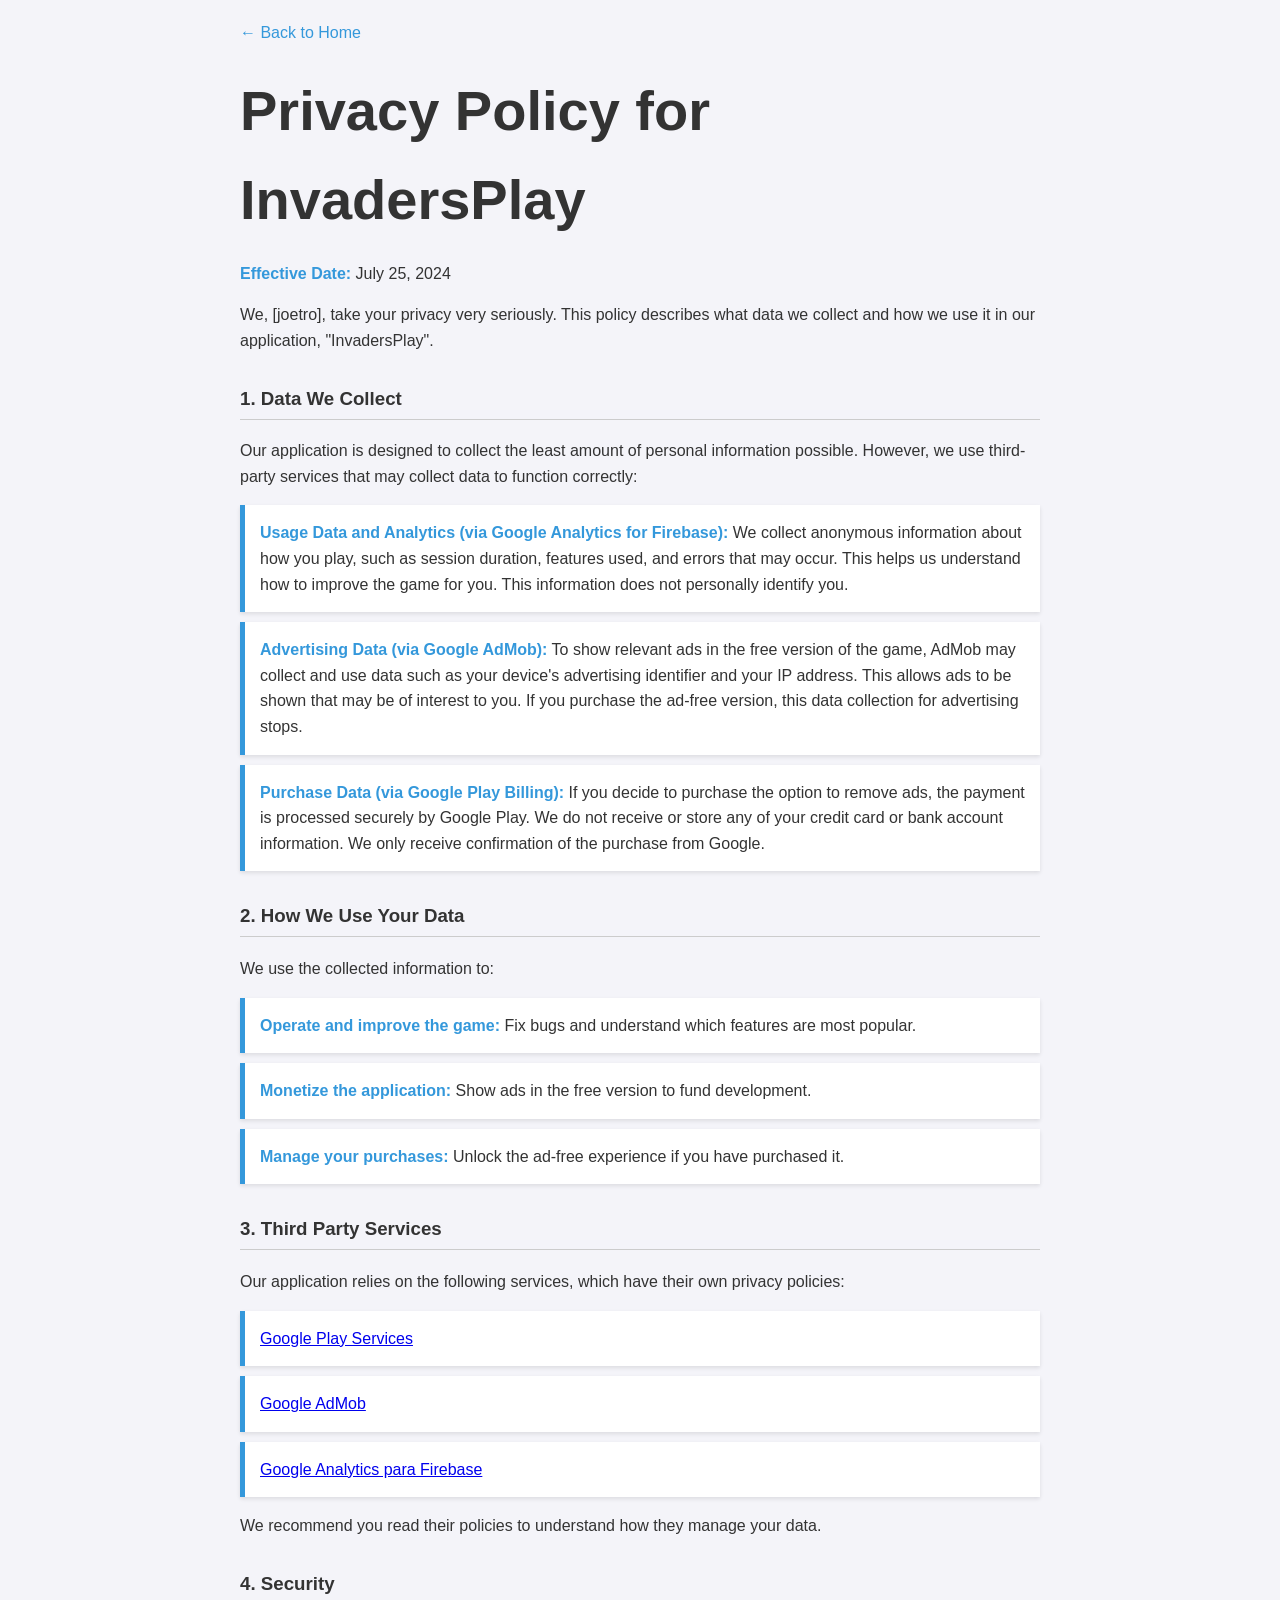
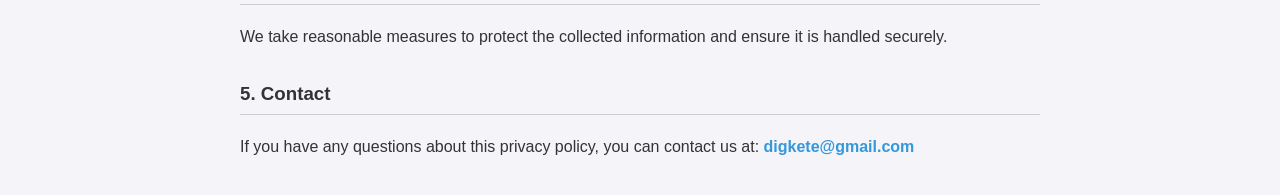
<file: invadersplay-privacy.html>
<!DOCTYPE html>
<html lang="en">
<head>
    <meta charset="UTF-8"><meta name="viewport" content="width=device-width, initial-scale=1.0">
    <title>InvadersPlay - Privacy Policy</title>
    <!-- Opcional: Puedes enlazar aquí la misma hoja de estilos de tu web principal para que se vea igual -->
    <link rel="stylesheet" href="style.css">
    <style>
        /* Estilos básicos para que se vea legible */
        body {
            font-family: sans-serif;
            line-height: 1.6;
            color: #333;
            max-width: 800px;
            margin: 0 auto;
            padding: 20px;
        }
        h3 {
            border-bottom: 1px solid #ccc;
            padding-bottom: 5px;
            margin-top: 30px;
        }
        .back-link {
            display: inline-block;
            margin-bottom: 20px;
            color: #3498db;
            text-decoration: none;
        }
    </style>
</head>
<body>
    <a href="index.html" class="back-link">&larr; Back to Home</a>
    <h1>Privacy Policy for InvadersPlay</h1>

    <p><strong>Effective Date:</strong> July 25, 2024 <!-- Or the date you want --></p>

    <p>We, [joetro], take your privacy very seriously. This policy describes what data we collect and how we use it in our application, "InvadersPlay".</p>

    <h3>1. Data We Collect</h3>
    <p>Our application is designed to collect the least amount of personal information possible. However, we use third-party services that may collect data to function correctly:</p>
    <ul>
        <li>
            <strong>Usage Data and Analytics (via Google Analytics for Firebase):</strong>
            We collect anonymous information about how you play, such as session duration, features used, and errors that may occur. This helps us understand how to improve the game for you. This information does not personally identify you.
        </li>
        <li>
            <strong>Advertising Data (via Google AdMob):</strong>
            To show relevant ads in the free version of the game, AdMob may collect and use data such as your device's advertising identifier and your IP address. This allows ads to be shown that may be of interest to you. If you purchase the ad-free version, this data collection for advertising stops.
        </li>
        <li>
            <strong>Purchase Data (via Google Play Billing):</strong>
            If you decide to purchase the option to remove ads, the payment is processed securely by Google Play. We do not receive or store any of your credit card or bank account information. We only receive confirmation of the purchase from Google.
        </li>
    </ul>

    <h3>2. How We Use Your Data</h3>
    <p>We use the collected information to:</p>
    <ul>
        <li><strong>Operate and improve the game:</strong> Fix bugs and understand which features are most popular.</li>
        <li><strong>Monetize the application:</strong> Show ads in the free version to fund development.</li>
        <li><strong>Manage your purchases:</strong> Unlock the ad-free experience if you have purchased it.</li>
    </ul>

    <h3>3. Third Party Services</h3>
    <p>Our application relies on the following services, which have their own privacy policies:</p>
    <ul>
        <li><a href="https://policies.google.com/privacy" target="_blank">Google Play Services</a></li>
        <li><a href="https://support.google.com/admob/answer/6128543" target="_blank">Google AdMob</a></li>
        <li><a href="https://firebase.google.com/policies/analytics" target="_blank">Google Analytics para Firebase</a></li>
    </ul>
    <p>We recommend you read their policies to understand how they manage your data.</p>

    <h3>4. Security</h3>
    <p>We take reasonable measures to protect the collected information and ensure it is handled securely.</p>

    <h3>5. Contact</h3>
    <p>If you have any questions about this privacy policy, you can contact us at: <strong>digkete@gmail.com</strong></p> <!-- IMPORTANT: CHANGE THIS! -->

</body>
</html>
</file>
<file: style.css>
:root {
    --bg-color: #f4f4f9;
    --text-color: #333;
    --header-bg: #2c3e50;
    --card-bg: white;
    --accent-color: #3498db;
    --heading-color: #2c3e50;
    --main-bg: white;
    /* Variables Tema Juego (Modo Claro - Azul estilo Google Play) */
    --game-accent-color: #42A5F5;
    --game-container-bg: #050a10; /* Negro con tinte azul muy oscuro */
}
body.dark-mode {
    --bg-color: #121212;
    --text-color: #e0e0e0;
    --header-bg: #1a252f;
    --card-bg: #1e1e1e;
    --accent-color: #5dade2;
    --heading-color: #5dade2;
    --main-bg: linear-gradient(to bottom, #2c3e50, #000000);
    /* Variables Tema Juego (Modo Oscuro - Verde Neón clásico) */
    --game-accent-color: #00FF41;
    --game-container-bg: #020d02; /* Negro con tinte verde muy oscuro */
}
body {
    font-family: 'Segoe UI', Tahoma, Geneva, Verdana, sans-serif;
    line-height: 1.6;
    color: var(--text-color);
    margin: 0;
    background-color: var(--bg-color);
    transition: background-color 0.3s, color 0.3s;
}
.container {
    max-width: 800px;
    margin: 0 auto;
    padding: 20px;
}
header {
    text-align: center;
    margin-bottom: 20px;
    background-color: var(--header-bg);
    color: white;
    padding: 30px;
}
h1 {
    margin: 0;
    font-size: clamp(2rem, 5vw, 3.5em);
}
h2 {
    color: var(--heading-color);
    border-bottom: 2px solid var(--accent-color);
    padding-bottom: 10px;
    margin-top: 30px;
}
p {
    margin-bottom: 15px;
}
ul {
    list-style-type: none;
    padding: 0;
}
li {
    background: var(--card-bg);
    margin: 10px 0;
    padding: 15px;
    border-left: 5px solid var(--accent-color);
    box-shadow: 0 2px 4px rgba(0,0,0,0.1);
}
strong {
    color: var(--accent-color);
}
.banner {
    margin-bottom: 40px;
    border-radius: 8px;
    overflow: hidden;
    box-shadow: 0 4px 6px rgba(0,0,0,0.1);
}
.banner img {
    width: 100%;
    height: auto;
    display: block;
}
main {
    background: var(--main-bg);
    border-radius: 20px;
    padding: 20px;
    box-shadow: 0 4px 10px rgba(0,0,0,0.1);
}
.header-title {
    display: flex;
    align-items: center;
    justify-content: flex-start;
}
.logo {
    width: clamp(60px, 15vw, 100px);
    height: auto;
    margin-right: clamp(15px, 3vw, 30px);
    border-radius: 15px;
}
.lang-buttons {
    margin-top: 15px;
    display: flex;
    justify-content: flex-start;
    flex-wrap: wrap;
    gap: 10px;
}
.lang-btn {
    background: transparent;
    border: 1px solid rgba(255, 255, 255, 0.5);
    color: white;
    padding: 5px 10px;
    cursor: pointer;
    border-radius: 4px;
    font-size: 0.9em;
    transition: all 0.3s ease;
}
.lang-btn:hover, .lang-btn.active {
    background: white;
    color: #2c3e50;
    border-color: white;
}
@media (max-width: 600px) {
    header {
        padding: 20px 15px;
    }
    .container {
        padding: 15px;
    }
}
footer {
    background-color: var(--header-bg);
    color: white;
    text-align: center;
    padding: 20px;
    margin-top: 40px;
}
footer h3 {
    margin: 0 0 10px 0;
    font-size: 1.2em;
}
footer p {
    margin: 0;
    opacity: 0.8;
}
footer a {
    color: white;
    opacity: 0.8;
    text-decoration: none;
    font-size: 0.9em;
}
footer a:hover {
    opacity: 1;
    text-decoration: underline;
}
/* Estilos para la sección del juego (Demo) */
.game-container {
    text-align: center;
    background-color: var(--game-container-bg);
    padding: 20px;
    border: 2px solid var(--game-accent-color);
    border-radius: 15px;
    box-shadow: 0 0 20px var(--game-accent-color);
    margin-bottom: 40px;
    transition: background-color 0.3s, border-color 0.3s, box-shadow 0.3s;
}
.game-title {
    color: var(--game-accent-color);
    font-family: monospace;
    text-shadow: 0 0 10px var(--game-accent-color);
    border: none;
    margin-top: 0;
    font-size: clamp(0.75rem, 3.5vw, 1.3rem); /* Tamaño más flexible para evitar distorsión en móviles */
    line-height: 1.3;
    word-wrap: break-word;
}
.download-apk-btn {
    display: inline-block;
    padding: 15px 30px;
    background-color: transparent;
    color: var(--game-accent-color);
    border: 2px solid var(--game-accent-color);
    text-decoration: none;
    font-family: monospace;
    font-weight: bold;
    border-radius: 5px;
    transition: 0.3s;
}
.download-apk-btn:hover {
    background-color: var(--game-accent-color);
    color: #000;
}

/* Contenedor para hacer el iframe responsivo manteniendo la proporción */
.iframe-wrapper {
    position: relative;
    overflow: hidden;
    width: 100%;
    /* Proporción 16:9 (9 / 16 = 0.5625). Cambia 56.25% a 75% para 4:3 */
    padding-top: 56.25%; 
    background-color: #000;
    border-radius: 8px; /* Opcional: para redondear las esquinas */
}
.iframe-wrapper iframe {
    position: absolute;
    top: 0;
    left: 0;
    width: 100%;
    height: 100%;
    border: none;
    display: block;
}
.google-play-btn {
    display: inline-block;
    padding: 12px 25px;
    margin-top: 15px;
    background-color: transparent;
    color: var(--game-accent-color);
    border: 2px solid var(--game-accent-color);
    text-decoration: none;
    font-family: monospace;
    font-weight: bold;
    border-radius: 5px;
    transition: 0.3s;
}
.google-play-btn:hover {
    background-color: var(--game-accent-color);
    color: #000;
    box-shadow: 0 0 15px var(--game-accent-color);
}

/* Nuevas clases para reemplazar estilos inline */
.game-downloads-section {
    margin-top: 40px; 
    padding-top: 20px; 
    border-top: 1px solid var(--game-accent-color);
}
.game-downloads-title {
    color: var(--game-accent-color); 
    font-family: monospace; 
    font-size: 1.1em; 
    margin-bottom: 25px;
}

/* === Estilos para las Capturas Laterales === */
.demo-wrapper {
    /* Ya no necesita ser flex porque las imágenes se movieron al sidebar */
    width: 100%;
    display: block;
}

.side-screenshot {
    /* Ajustes para que se vean bien dentro del sidebar */
    display: block;
    width: 100%; /* Llenan el ancho del sidebar */
    height: auto;
    border-radius: 10px;
    border: 2px solid var(--game-accent-color);
    box-shadow: 0 0 10px var(--game-accent-color);
    opacity: 0.8;
    transition: opacity 0.3s;
    margin-bottom: 15px; /* Espacio entre imágenes */
}

.side-screenshot:hover {
    opacity: 1;
}

.side-video {
    display: block;
    width: 100%;
    max-height: 200px;    /* Altura reducida para que actúe como vista previa y no sature el espacio */
    object-fit: contain;  /* Asegura que el video se vea completo, sin recortes */
    background-color: #000; /* Fondo negro para rellenar si el video no es 16:9 */
    border-radius: 10px;
    border: 2px solid var(--game-accent-color);
    box-shadow: 0 0 10px var(--game-accent-color);
    margin-bottom: 20px;
}

/* Estilos base para el sidebar (oculto en móvil por defecto o debajo) */
.sidebar {
    display: none; /* Ocultar en móviles para simplificar */
    flex-direction: column;
    gap: 15px; /* Espacio entre elementos del sidebar */
    background: var(--main-bg);
    border-radius: 20px;
    padding: 20px;
    box-shadow: 0 4px 10px rgba(0,0,0,0.1);
    border: 1px solid var(--game-accent-color);
}

/* En pantallas grandes (PC), mostramos las imágenes y ensanchamos el contenedor */
@media (min-width: 1100px) {
    .container {
        max-width: 1600px; /* Aumentamos ancho para incluir sidebar */
        display: flex; /* Activar columnas */
        align-items: stretch; /* Estirar items para que sidebar tenga misma altura visual */
        gap: 30px; /* Espacio entre contenido y sidebar */
    }
    
    .content-column {
        flex: 1; /* Toma el espacio disponible */
        display: flex;
        flex-direction: column;
        align-items: center; /* Centra el demo y el main en su columna */
    }

    .sidebar {
        display: block;
        width: 300px; /* Ancho fijo para el aside */
        flex-shrink: 0; /* No se encoge */
    }
    
    /* Igualar el ancho del demo al del texto principal */
    .demo-wrapper {
        max-width: 800px;
        width: 100%;
    }

    /* Mantener el texto central (main) estrecho para lectura cómoda */
    main {
        max-width: 800px;
        width: 100%; /* Asegura que llene el ancho si es menor a 800px */
        /* margin: 0 auto; Ya no es necesario auto margin si align-items center está en content-column */
    }
}
</file>
